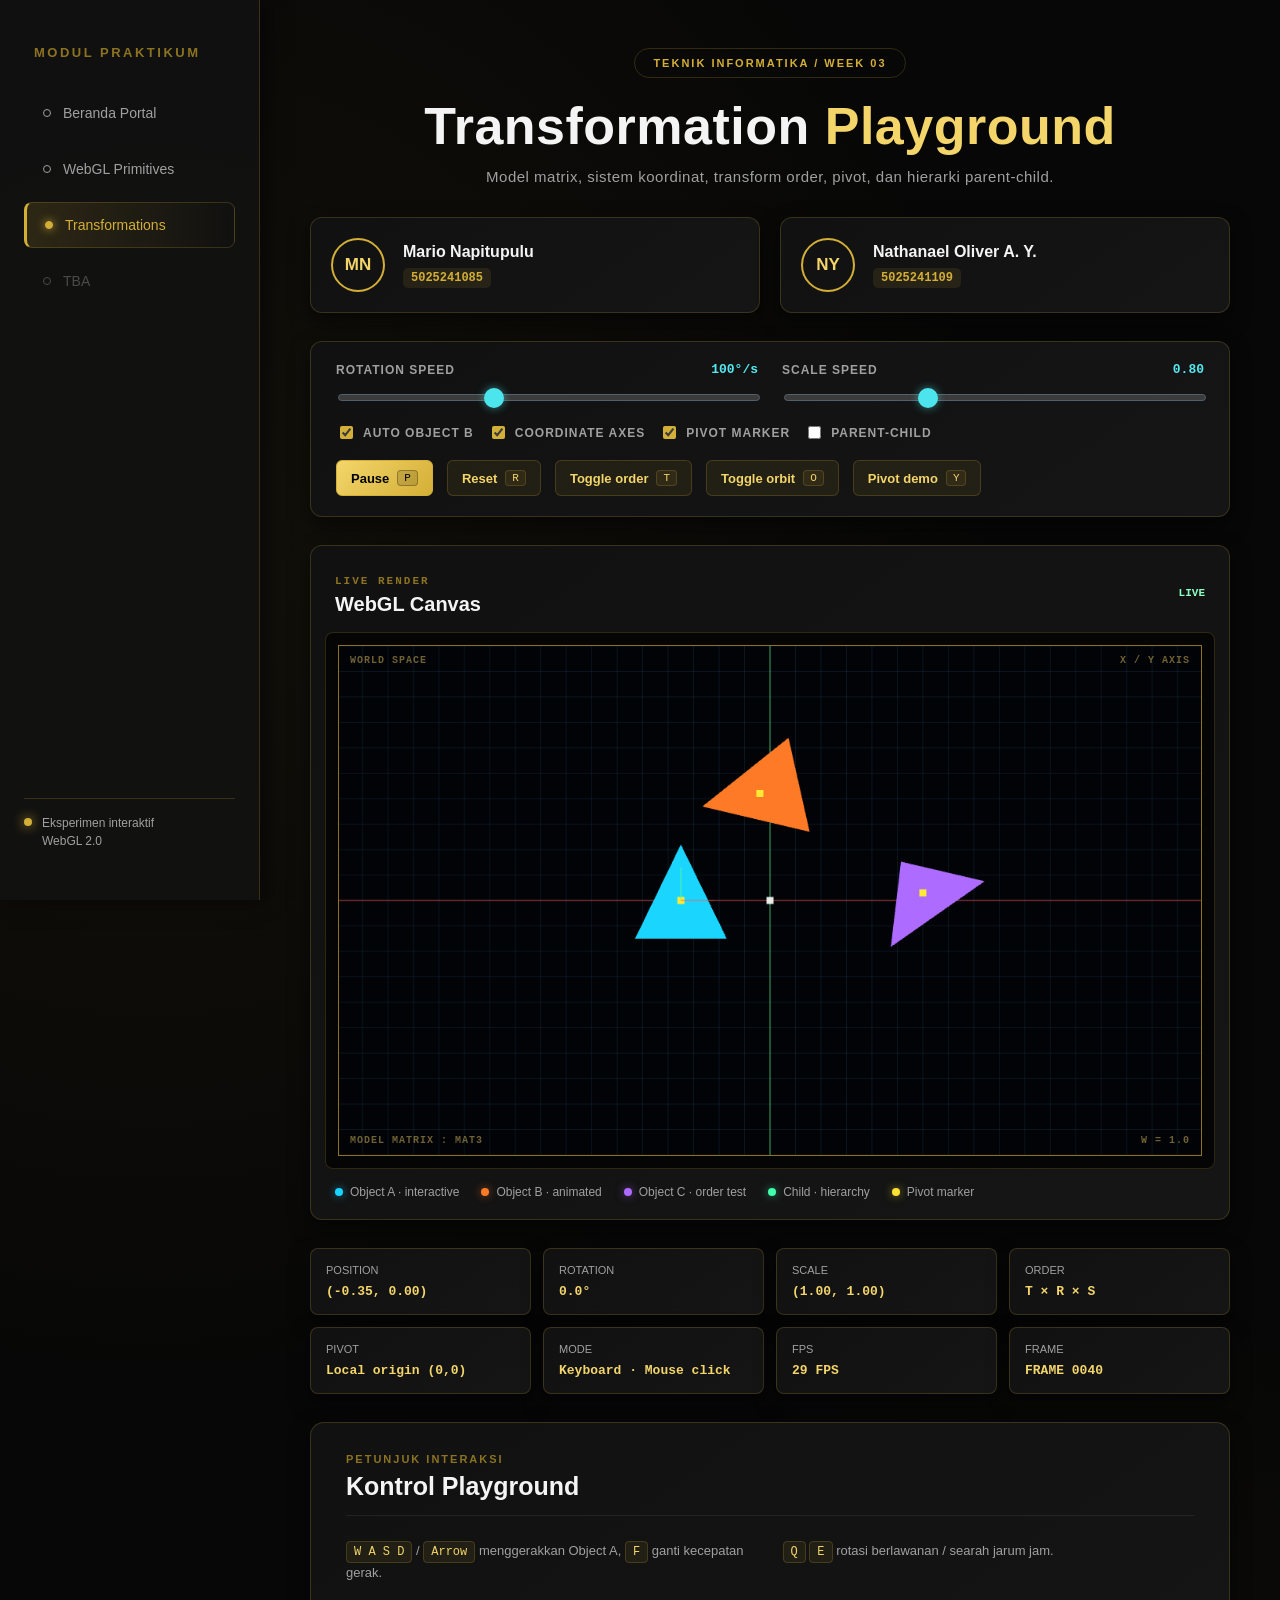
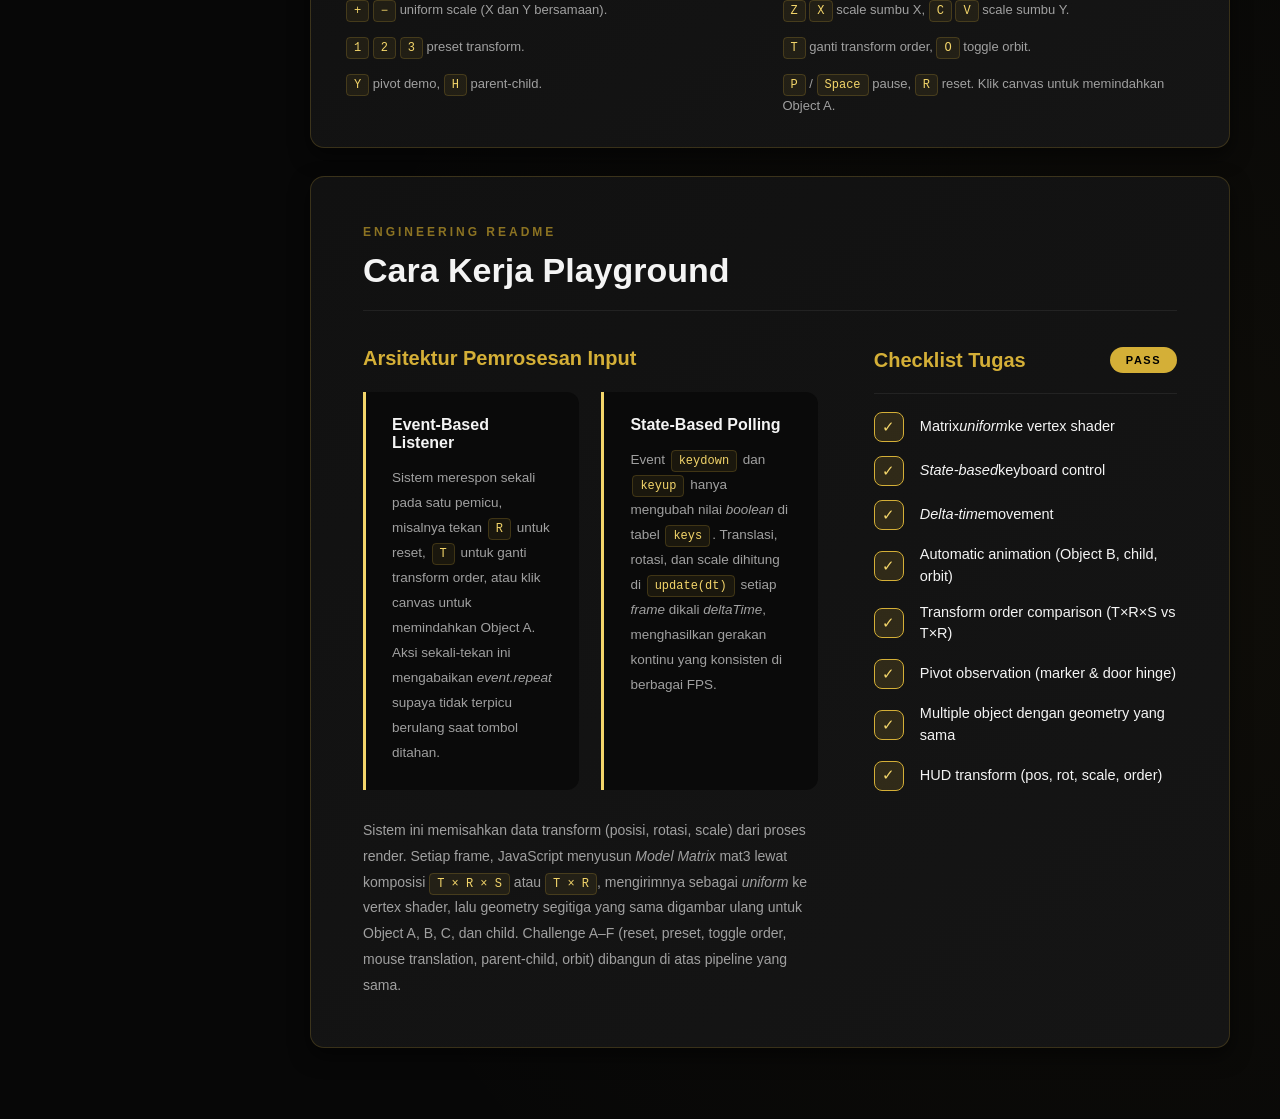
<file: index.html>
<!DOCTYPE html>
<html lang="id">
<head>
  <meta charset="UTF-8" />
  <meta name="viewport" content="width=device-width, initial-scale=1.0" />
  <title>Transformation Playground - Praktikum 3</title>
  <link rel="stylesheet" href="style.css" />
</head>
<body>
  <aside class="sidebar">
    <h2>Modul Praktikum</h2>
    <nav class="nav-list" aria-label="Navigasi modul">
      <a href="#" class="nav-item">Beranda Portal</a>
      <a href="index.html" class="nav-item">WebGL Primitives</a>
      <a href="praktikum3.html" class="nav-item active">Transformations</a>
      <a href="#" class="nav-item locked">TBA</a>
    </nav>
    <div class="sidebar-note">
      <span class="note-dot"></span>
      <p>Eksperimen interaktif<br>WebGL 2.0</p>
    </div>
  </aside>

  <main class="main-content">
    <div class="content-wrapper">
      <header>
        <div class="dept-badge">Teknik Informatika / Week 03</div>
        <h1>Transformation <span>Playground</span></h1>
        <p>Model matrix, sistem koordinat, transform order, pivot, dan hierarki parent-child.</p>
      </header>

      <section class="team-container" aria-label="Informasi praktikum">
        <article class="team-card">
          <div class="avatar">MN</div>
          <div class="team-info"><span class="name">Mario Napitupulu</span><span class="nim">5025241085</span></div>
        </article>
        <article class="team-card">
          <div class="avatar">NY</div>
          <div class="team-info"><span class="name">Nathanael Oliver A. Y.</span><span class="nim">5025241109</span></div>
        </article>
      </section>

      <section class="controls-bar" aria-label="Kontrol playground">
        <div class="control-group">
          <div class="range-heading">
            <label for="rotationSpeed">Rotation speed</label>
            <output id="rotationSpeedValue">100°/s</output>
          </div>
          <input id="rotationSpeed" type="range" min="20" max="240" step="10" value="100" />
        </div>
        <div class="control-group">
          <div class="range-heading">
            <label for="scaleSpeed">Scale speed</label>
            <output id="scaleSpeedValue">0.80</output>
          </div>
          <input id="scaleSpeed" type="range" min="0.20" max="2.00" step="0.10" value="0.80" />
        </div>

        <div class="control-group action-controls">
          <label class="toggle-label"><input id="autoObjectB" type="checkbox" checked> Auto Object B</label>
          <label class="toggle-label"><input id="showAxes" type="checkbox" checked> Coordinate axes</label>
          <label class="toggle-label"><input id="showPivot" type="checkbox" checked> Pivot marker</label>
          <label class="toggle-label"><input id="showParentChild" type="checkbox"> Parent-child</label>
          <!-- Elemen tersembunyi agar referensi di main.js tidak error -->
          <input id="mouseMode" type="checkbox" checked style="display: none;" />
        </div>

        <div class="control-group action-controls">
          <button id="pauseButton" class="btn primary" type="button">Pause <kbd>P</kbd></button>
          <button id="resetButton" class="btn" type="button">Reset <kbd>R</kbd></button>
          <button id="orderButton" class="btn" type="button">Toggle order <kbd>T</kbd></button>
          <button id="orbitButton" class="btn" type="button">Toggle orbit <kbd>O</kbd></button>
          <button id="pivotButton" class="btn" type="button">Pivot demo <kbd>Y</kbd></button>
        </div>
      </section>

      <section class="canvas-section">
        <div class="canvas-heading">
          <div><span class="section-kicker">LIVE RENDER</span><h2>WebGL Canvas</h2></div>
          <span id="runStatus" class="status">LIVE</span>
        </div>
        <div class="canvas-wrapper">
          <div class="canvas-frame">
            <canvas id="glCanvas" width="1100" height="650"></canvas>
            <div class="corner top-left">WORLD SPACE</div>
            <div class="corner top-right">X / Y AXIS</div>
            <div class="corner bottom-left">MODEL MATRIX : MAT3</div>
            <div class="corner bottom-right">W = 1.0</div>
          </div>
        </div>
        <div class="legend">
          <span><i class="dot blue"></i> Object A · interactive</span>
          <span><i class="dot orange"></i> Object B · animated</span>
          <span><i class="dot purple"></i> Object C · order test</span>
          <span><i class="dot green"></i> Child · hierarchy</span>
          <span><i class="dot yellow"></i> Pivot marker</span>
        </div>
      </section>

      <section class="hud-grid" aria-label="Status render">
        <div class="hud-card"><span>Position</span><strong id="positionInfo">(-0.35, 0.00)</strong></div>
        <div class="hud-card"><span>Rotation</span><strong id="rotationInfo">0.0°</strong></div>
        <div class="hud-card"><span>Scale</span><strong id="scaleInfo">(1.00, 1.00)</strong></div>
        <div class="hud-card"><span>Order</span><strong id="orderInfo">T × R × S</strong></div>
        <div class="hud-card"><span>Pivot</span><strong id="pivotInfo">Local origin (0,0)</strong></div>
        <div class="hud-card"><span>Mode</span><strong id="modeInfo">Keyboard · Mouse click</strong></div>
        <div class="hud-card"><span>FPS</span><strong id="fpsInfo">60 FPS</strong></div>
        <div class="hud-card"><span>Frame</span><strong id="frameInfo">FRAME 0000</strong></div>
      </section>

      <section class="report-section">
        <div class="section-header"><h4>Petunjuk Interaksi</h4><h2>Kontrol Playground</h2></div>
        <div class="instructions-grid">
          <p><kbd>W A S D</kbd> / <kbd>Arrow</kbd> menggerakkan Object A, <kbd>F</kbd> ganti kecepatan gerak.</p>
          <p><kbd>Q</kbd> <kbd>E</kbd> rotasi berlawanan / searah jarum jam.</p>
          <p><kbd>+</kbd> <kbd>−</kbd> uniform scale (X dan Y bersamaan).</p>
          <p><kbd>Z</kbd> <kbd>X</kbd> scale sumbu X, <kbd>C</kbd> <kbd>V</kbd> scale sumbu Y.</p>
          <p><kbd>1</kbd> <kbd>2</kbd> <kbd>3</kbd> preset transform.</p>
          <p><kbd>T</kbd> ganti transform order, <kbd>O</kbd> toggle orbit.</p>
          <p><kbd>Y</kbd> pivot demo, <kbd>H</kbd> parent-child.</p>
          <p><kbd>P</kbd> / <kbd>Space</kbd> pause, <kbd>R</kbd> reset. Klik canvas untuk memindahkan Object A.</p>
        </div>
      </section>

      <section class="report-section readme-section">
        <div class="section-header"><h4>Engineering Readme</h4><h2>Cara Kerja Playground</h2></div>
        <div class="readme-grid">
          <div>
            <h3 class="readme-title">Arsitektur Pemrosesan Input</h3>
            <div class="arch-grid">
              <article class="arch-card">
                <h4>Event-Based Listener</h4>
                <p>Sistem merespon sekali pada satu pemicu, misalnya tekan <kbd>R</kbd> untuk reset, <kbd>T</kbd> untuk ganti transform order, atau klik canvas untuk memindahkan Object A. Aksi sekali-tekan ini mengabaikan <i>event.repeat</i> supaya tidak terpicu berulang saat tombol ditahan.</p>
              </article>
              <article class="arch-card">
                <h4>State-Based Polling</h4>
                <p>Event <code>keydown</code> dan <code>keyup</code> hanya mengubah nilai <i>boolean</i> di tabel <code>keys</code>. Translasi, rotasi, dan scale dihitung di <code>update(dt)</code> setiap <i>frame</i> dikali <i>deltaTime</i>, menghasilkan gerakan kontinu yang konsisten di berbagai FPS.</p>
              </article>
            </div>
            <p class="report-text">Sistem ini memisahkan data transform (posisi, rotasi, scale) dari proses render. Setiap frame, JavaScript menyusun <i>Model Matrix</i> mat3 lewat komposisi <code>T × R × S</code> atau <code>T × R</code>, mengirimnya sebagai <i>uniform</i> ke vertex shader, lalu geometry segitiga yang sama digambar ulang untuk Object A, B, C, dan child. Challenge A–F (reset, preset, toggle order, mouse translation, parent-child, orbit) dibangun di atas pipeline yang sama.</p>
          </div>
          <div class="checklist">
            <div class="checklist-header"><h3 class="readme-title">Checklist Tugas</h3><span class="checklist-score">PASS</span></div>
            <p><span class="check-icon">&#10003;</span> Matrix <i>uniform</i> ke vertex shader</p>
            <p><span class="check-icon">&#10003;</span> <i>State-based</i> keyboard control</p>
            <p><span class="check-icon">&#10003;</span> <i>Delta-time</i> movement</p>
            <p><span class="check-icon">&#10003;</span> Automatic animation (Object B, child, orbit)</p>
            <p><span class="check-icon">&#10003;</span> Transform order comparison (T×R×S vs T×R)</p>
            <p><span class="check-icon">&#10003;</span> Pivot observation (marker &amp; door hinge)</p>
            <p><span class="check-icon">&#10003;</span> Multiple object dengan geometry yang sama</p>
            <p><span class="check-icon">&#10003;</span> HUD transform (pos, rot, scale, order)</p>
          </div>
        </div>
      </section>
    </div>
  </main>

  <script type="module" src="./main.js"></script>
</body>
</html>
</file>
<file: style.css>
:root {
  --bg-main: #070707;
  --bg-panel: rgba(18, 18, 18, 0.92);
  --bg-card: #111;
  --text-main: #f4f4f4;
  --text-muted: #a0a0a0;
  --gold: #d4af37;
  --gold-light: #f3d56a;
  --gold-dark: #8c7322;
  --border: rgba(212, 175, 55, 0.2);
  --border-bright: rgba(212, 175, 55, 0.45);
}

* {
  box-sizing: border-box;
  font-family: 'Inter', 'Segoe UI', Tahoma, Geneva, sans-serif;
}

body {
  display: flex;
  min-height: 100vh;
  margin: 0;
  overflow-x: hidden;
  background: var(--bg-main);
  background-image: radial-gradient(circle at 12% 20%, rgba(212,175,55,.06), transparent 35%), radial-gradient(circle at 90% 80%, rgba(212,175,55,.04), transparent 36%);
  color: var(--text-main);
}

/* ---------- Sidebar ---------- */
.sidebar {
  position: sticky;
  top: 0;
  width: 260px;
  height: 100vh;
  flex: 0 0 260px;
  padding: 45px 24px;
  border-right: 1px solid var(--border);
  background: var(--bg-panel);
  box-shadow: 5px 0 20px #0008;
}

.sidebar h2 { margin: 0 0 30px 10px; color: var(--gold-dark); font-size: 13px; letter-spacing: 2.5px; text-transform: uppercase; }
.nav-list { display: flex; flex-direction: column; gap: 10px; }
.nav-item { display: flex; align-items: center; gap: 12px; padding: 14px 18px; border: 1px solid transparent; border-radius: 8px; color: var(--text-muted); font-size: 14px; text-decoration: none; transition: .25s ease; }
.nav-item::before { width: 6px; height: 6px; border: 1px solid currentColor; border-radius: 50%; content: ""; }
.nav-item:hover { transform: translateX(5px); background: #d4af370d; color: var(--text-main); }
.nav-item.active { border-color: var(--border); border-left: 3px solid var(--gold); background: linear-gradient(90deg, #d4af3726, transparent); color: var(--gold); }
.nav-item.active::before { border-color: var(--gold); background: var(--gold); box-shadow: 0 0 10px var(--gold); }
.nav-item.locked { cursor: not-allowed; opacity: .4; }
.sidebar-note { position: absolute; right: 24px; bottom: 35px; left: 24px; display: flex; gap: 10px; align-items: flex-start; padding: 15px 0; border-top: 1px solid var(--border); color: var(--text-muted); font-size: 12px; line-height: 1.5; }
.sidebar-note p { margin: 0; }
.note-dot { width: 8px; height: 8px; margin-top: 4px; border-radius: 50%; background: var(--gold); box-shadow: 0 0 12px var(--gold); }

/* ---------- Layout & header ---------- */
.main-content { flex: 1; min-width: 0; padding: 48px 50px 70px; }
.content-wrapper { width: min(1100px, 100%); margin: 0 auto; display: flex; flex-direction: column; gap: 28px; }
header { margin-bottom: 4px; text-align: center; }
.dept-badge { display: inline-block; margin-bottom: 18px; padding: 8px 18px; border: 1px solid var(--border); border-radius: 30px; color: var(--gold); font-size: 11px; font-weight: 700; letter-spacing: 2px; text-transform: uppercase; }
h1 { margin: 0 0 12px; font-size: clamp(34px, 5vw, 52px); letter-spacing: .5px; }
h1 span { color: var(--gold-light); }
header > p { margin: 0; color: var(--text-muted); font-size: 15px; letter-spacing: .5px; }

/* ---------- Shared card surface ---------- */
.team-card, .controls-bar, .canvas-section, .report-section, .hud-card {
  border: 1px solid var(--border);
  background: linear-gradient(145deg, var(--bg-card), #151515);
  box-shadow: 0 8px 20px #0008;
}

/* ---------- Team ---------- */
.team-container { display: grid; grid-template-columns: 1fr 1fr; gap: 20px; }
.team-card { display: flex; align-items: center; gap: 18px; padding: 20px; border-radius: 12px; }
.avatar { display: grid; width: 54px; height: 54px; flex: 0 0 54px; place-items: center; border: 2px solid var(--gold); border-radius: 50%; color: var(--gold-light); font-size: 17px; font-weight: 800; }
.team-info { display: flex; flex-direction: column; gap: 7px; }
.name { font-weight: 700; }
.nim { width: fit-content; padding: 3px 8px; border-radius: 5px; background: #d4af371a; color: var(--gold); font: 600 12px 'Courier New', Courier, monospace; }

/* ---------- Controls ---------- */
.controls-bar { display: flex; flex-wrap: wrap; align-items: center; justify-content: space-between; gap: 18px 24px; padding: 20px 25px; border-radius: 12px; }
.control-group { display: flex; flex: 1; align-items: center; gap: 14px; }
.control-group label, .control-label { color: var(--text-muted); font-size: 12px; font-weight: 700; letter-spacing: 1px; text-transform: uppercase; }
.range-heading { display: flex; align-items: center; justify-content: space-between; gap: 18px; margin-bottom: 10px; }
.range-heading label { margin: 0; }
.range-heading output { color: #54e8f1; font: 700 13px monospace; }
input[type="range"] { width: 100%; height: 7px; appearance: none; border: 1px solid #52606b; border-radius: 999px; outline: none; background: #3b3b3b; cursor: pointer; }
input[type="range"]::-webkit-slider-thumb { width: 20px; height: 20px; appearance: none; border: 0; border-radius: 50%; background: #4de5ed; box-shadow: 0 0 8px #4de5ed88; }
input[type="range"]::-moz-range-thumb { width: 20px; height: 20px; border: 0; border-radius: 50%; background: #4de5ed; box-shadow: 0 0 8px #4de5ed88; }
.control-group:has(input[type="range"]) { display: block; min-width: 220px; }

.action-controls { flex: 1 1 100%; flex-wrap: wrap; }
.toggle-label { display: flex; align-items: center; gap: 7px; color: var(--text-muted); font-size: 12px; white-space: nowrap; }
.toggle-label input { accent-color: var(--gold); }

.btn {
  display: inline-flex;
  align-items: center;
  gap: 8px;
  padding: 9px 14px;
  border: 1px solid var(--border);
  border-radius: 6px;
  background: #d4af3714;
  color: var(--gold-light);
  font-size: 13px;
  font-weight: 600;
  cursor: pointer;
  transition: .2s ease;
}
.btn:hover { border-color: var(--border-bright); background: #d4af3726; transform: translateY(-1px); }
.btn kbd { padding: 1px 6px; font-size: 11px; }
.btn.primary { border-color: var(--gold); background: linear-gradient(135deg, var(--gold-light), var(--gold)); color: #000; }
.btn.primary:hover { background: linear-gradient(135deg, #f8e28c, var(--gold-light)); }
.btn.primary kbd { border-color: #0004; background: #0002; color: #000; }

/* ---------- Canvas ---------- */
.canvas-section { padding: 14px; border-radius: 12px; }
.canvas-heading { display: flex; align-items: center; justify-content: space-between; padding: 10px 10px 16px; }
.section-kicker { color: var(--gold-dark); font: 700 11px monospace; letter-spacing: 2px; }
.canvas-heading h2 { margin: 5px 0 0; font-size: 20px; }
.status { color: #8cffc1; font: 700 11px monospace; }
.status.is-paused { color: #ffcf70; }
.canvas-wrapper { display: flex; justify-content: center; padding: 12px; border: 1px solid var(--border); border-radius: 8px; background: #050505; }
.canvas-frame { position: relative; width: min(1100px, 100%); }
canvas { display: block; width: 100%; height: auto; aspect-ratio: 1100 / 650; border: 1px solid var(--gold-dark); background: #020306; cursor: crosshair; }

.corner { position: absolute; color: rgba(243, 213, 106, .45); font: 600 10px monospace; letter-spacing: 1px; pointer-events: none; }
.corner.top-left { top: 10px; left: 12px; }
.corner.top-right { top: 10px; right: 12px; }
.corner.bottom-left { bottom: 10px; left: 12px; }
.corner.bottom-right { right: 12px; bottom: 10px; }

.legend { display: flex; flex-wrap: wrap; gap: 10px 22px; padding: 16px 10px 6px; color: var(--text-muted); font-size: 12px; }
.legend span { display: flex; align-items: center; gap: 7px; }
.dot { display: inline-block; width: 8px; height: 8px; border-radius: 50%; }
.dot.blue { background: #19d4ff; box-shadow: 0 0 8px #19d4ff88; }
.dot.orange { background: #ff7a26; box-shadow: 0 0 8px #ff7a2688; }
.dot.purple { background: #ad6bff; box-shadow: 0 0 8px #ad6bff88; }
.dot.green { background: #40ffab; box-shadow: 0 0 8px #40ffab88; }
.dot.yellow { background: #ffe133; box-shadow: 0 0 8px #ffe13388; }

/* ---------- HUD ---------- */
.hud-grid { display: grid; grid-template-columns: repeat(4, 1fr); gap: 12px; }
.hud-card { display: flex; flex-direction: column; gap: 8px; min-width: 0; padding: 15px; border-radius: 8px; }
.hud-card span { color: var(--text-muted); font-size: 11px; text-transform: uppercase; }
.hud-card strong { overflow: hidden; color: var(--gold-light); font: 700 13px monospace; text-overflow: ellipsis; white-space: nowrap; }

/* ---------- Report sections ---------- */
.report-section { padding: 30px 35px; border-radius: 14px; }
.section-header { margin-bottom: 24px; padding-bottom: 14px; border-bottom: 1px solid #fff1; }
.section-header h4 { margin: 0 0 7px; color: var(--gold-dark); font-size: 11px; letter-spacing: 2px; text-transform: uppercase; }
.section-header h2 { margin: 0; font-size: 25px; }
.instructions-grid { display: grid; grid-template-columns: 1fr 1fr; gap: 15px 25px; }
.instructions-grid p, .report-text, .checklist p { margin: 0; color: var(--text-muted); font-size: 13px; line-height: 1.7; }
kbd, code { padding: 3px 7px; border: 1px solid #d4af3733; border-radius: 4px; background: #d4af3714; color: var(--gold-light); font: 12px 'Consolas', monospace; }

/* ---------- Engineering Readme ---------- */
.readme-section { padding: 48px 52px; }
.readme-section .section-header { margin-bottom: 36px; padding-bottom: 20px; }
.readme-section .section-header h4 { margin-bottom: 12px; font-size: 12px; letter-spacing: 3px; }
.readme-section .section-header h2 { font-size: 34px; }

.readme-grid { display: grid; grid-template-columns: 1.5fr 1fr; gap: 56px; }
.readme-title { margin: 0 0 22px; color: var(--gold); font-size: 20px; }

.arch-grid { display: grid; grid-template-columns: 1fr 1fr; gap: 22px; margin-bottom: 28px; }
.arch-card { padding: 24px 26px; border-left: 3px solid var(--gold-light); border-radius: 0 12px 12px 0; background: #0a0a0a; }
.arch-card h4 { margin: 0 0 14px; color: var(--text-main); font-size: 16px; }
.arch-card p { margin: 0; color: var(--text-muted); font-size: 13.5px; line-height: 1.85; }
.arch-card kbd, .arch-card code { margin: 0 2px; }
.readme-section .report-text { font-size: 14px; line-height: 1.85; }

.checklist { display: flex; flex-direction: column; gap: 14px; }
.checklist-header { display: flex; align-items: center; justify-content: space-between; margin-bottom: 4px; padding-bottom: 20px; border-bottom: 1px solid #fff1; }
.checklist-header .readme-title { margin: 0; }
.checklist-score { padding: 7px 16px; border-radius: 999px; background: var(--gold); color: #000; font-size: 11px; font-weight: 800; letter-spacing: 1.5px; }
.readme-section .checklist p { display: flex; align-items: center; color: var(--text-main); font-size: 14.5px; line-height: 1.5; }
.check-icon { display: inline-grid; width: 30px; height: 30px; flex: 0 0 30px; margin-right: 16px; place-items: center; border: 1px solid var(--gold); border-radius: 8px; background: #d4af3726; color: var(--gold-light); font-size: 15px; }

/* ---------- Responsive ---------- */
@media (max-width: 1000px) {
  .readme-grid { grid-template-columns: 1fr; gap: 36px; }
}

@media (max-width: 850px) {
  body { display: block; }
  .sidebar { position: static; width: 100%; height: auto; padding: 22px; }
  .sidebar h2 { margin-bottom: 15px; }
  .nav-list { flex-direction: row; flex-wrap: wrap; }
  .nav-item { padding: 9px 12px; }
  .sidebar-note { display: none; }
  .main-content { padding: 32px 20px 50px; }
  .controls-bar { align-items: stretch; flex-direction: column; }
  .hud-grid { grid-template-columns: repeat(2, 1fr); }
  .readme-section { padding: 32px 26px; }
}

@media (max-width: 560px) {
  .team-container, .hud-grid, .instructions-grid, .arch-grid { grid-template-columns: 1fr; }
  .team-container { gap: 12px; }
  .report-section { padding: 24px 20px; }
  .readme-section { padding: 26px 20px; }
  .control-group { flex-wrap: wrap; }
}
</file>
